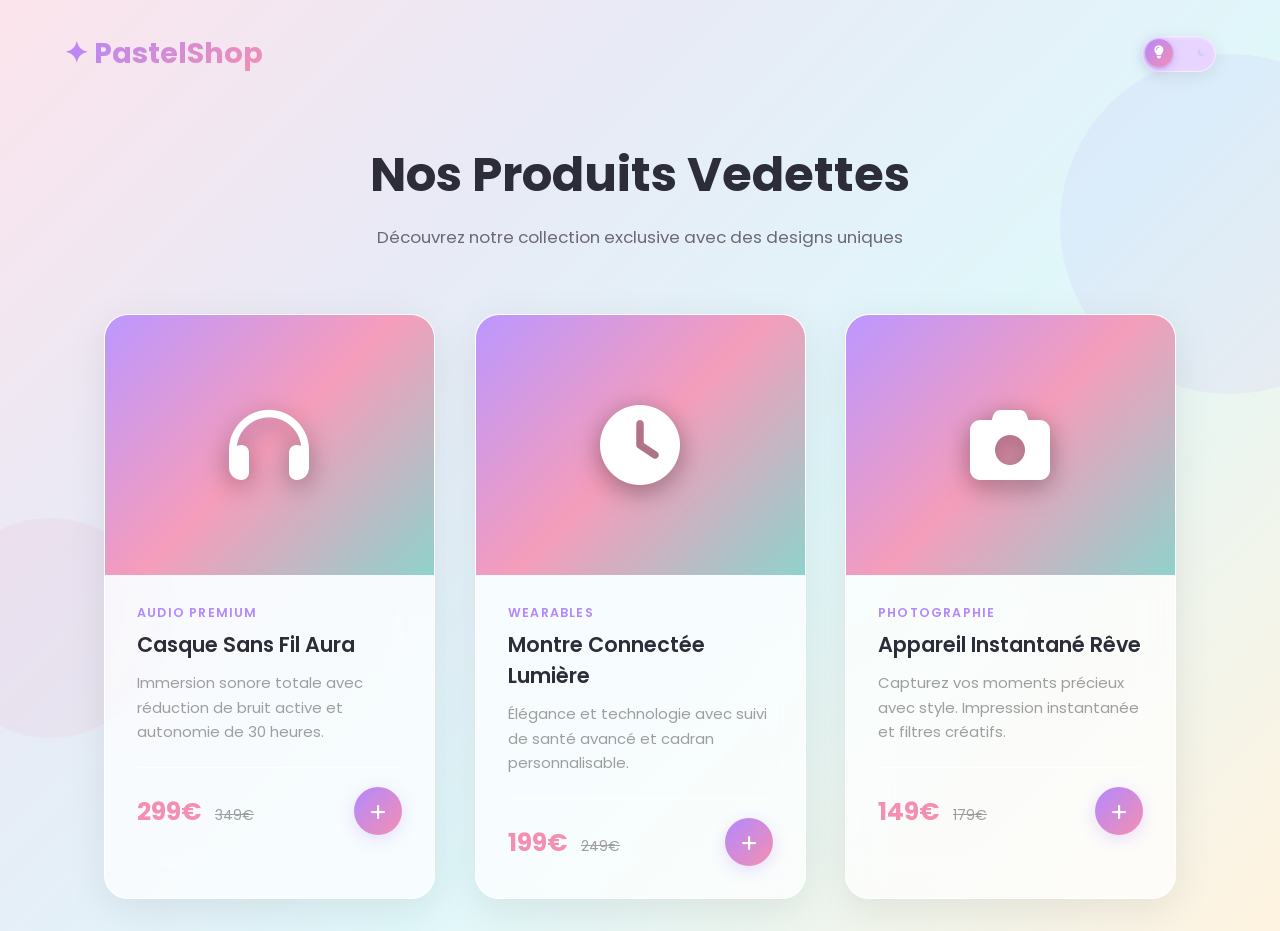
<file: codezlevibe.html>
<!doctype html>
<html lang="fr" data-theme="light">
  <head>
    <meta charset="UTF-8" />
    <meta name="viewport" content="width=device-width, initial-scale=1.0" />
    <title>Galerie de Produits — Collection Pastel</title>
    <link
      href="https://cdnjs.cloudflare.com/ajax/libs/font-awesome/6.5.1/css/all.min.css"
      rel="stylesheet"
    />
    <link
      href="https://fonts.googleapis.com/css2?family=Poppins:wght@300;400;500;600;700&display=swap"
      rel="stylesheet"
    />
    <style>
      :root {
        --bg-gradient-start: #fce4ec;
        --bg-gradient-mid1: #e8eaf6;
        --bg-gradient-mid2: #e0f7fa;
        --bg-gradient-end: #fff3e0;
        --card-bg: rgba(255, 255, 255, 0.72);
        --card-border: rgba(255, 255, 255, 0.9);
        --text-primary: #2d2d3a;
        --text-secondary: #6d6875;
        --text-muted: #9e9e9e;
        --accent-purple: #b388ff;
        --accent-pink: #f48fb1;
        --accent-teal: #80cbc4;
        --shadow: rgba(0, 0, 0, 0.08);
        --shadow-hover: rgba(179, 136, 255, 0.28);
        --toggle-track-light: #e8d5ff;
        --toggle-track-dark: #3a2060;
        --body-transition:
          background 0.6s cubic-bezier(0.4, 0, 0.2, 1),
          color 0.6s cubic-bezier(0.4, 0, 0.2, 1);
      }

      [data-theme="dark"] {
        --bg-gradient-start: #1a1a2e;
        --bg-gradient-mid1: #16213e;
        --bg-gradient-mid2: #0f3460;
        --bg-gradient-end: #533483;
        --card-bg: rgba(30, 30, 46, 0.72);
        --card-border: rgba(255, 255, 255, 0.1);
        --text-primary: #f8f9fa;
        --text-secondary: #dee2e6;
        --text-muted: #adb5bd;
        --accent-purple: #d4a5ff;
        --accent-pink: #ffb3c6;
        --accent-teal: #a8e6cf;
        --shadow: rgba(0, 0, 0, 0.32);
        --shadow-hover: rgba(212, 165, 255, 0.2);
      }

      *,
      *::before,
      *::after {
        margin: 0;
        padding: 0;
        box-sizing: border-box;
      }

      body {
        font-family: "Poppins", sans-serif;
        background: linear-gradient(
          135deg,
          var(--bg-gradient-start) 0%,
          var(--bg-gradient-mid1) 30%,
          var(--bg-gradient-mid2) 60%,
          var(--bg-gradient-end) 100%
        );
        min-height: 100vh;
        overflow-x: hidden;
        transition: var(--body-transition);
      }

      /* ─── Floating shapes ─── */
      .floating-shape {
        position: fixed;
        border-radius: 50%;
        pointer-events: none;
        will-change: transform;
      }
      .shape-1 {
        width: 340px;
        height: 340px;
        background: var(--accent-purple);
        opacity: 0.09;
        top: 6%;
        right: -120px;
        animation: floatA 7s ease-in-out infinite;
      }
      .shape-2 {
        width: 220px;
        height: 220px;
        background: var(--accent-pink);
        opacity: 0.09;
        bottom: 18%;
        left: -60px;
        animation: floatB 9s ease-in-out infinite;
      }
      .shape-3 {
        width: 160px;
        height: 160px;
        background: var(--accent-teal);
        opacity: 0.08;
        top: 48%;
        right: 9%;
        animation: floatA 11s ease-in-out infinite reverse;
      }

      @keyframes floatA {
        0%,
        100% {
          transform: translateY(0px) rotate(0deg);
        }
        50% {
          transform: translateY(-18px) rotate(6deg);
        }
      }
      @keyframes floatB {
        0%,
        100% {
          transform: translateY(0px) rotate(0deg);
        }
        50% {
          transform: translateY(14px) rotate(-5deg);
        }
      }

      /* ─── Header ─── */
      .header {
        display: flex;
        justify-content: space-between;
        align-items: center;
        padding: 2rem 5%;
        position: relative;
        z-index: 10;
      }

      .logo {
        font-size: 1.8rem;
        font-weight: 700;
        background: linear-gradient(
          135deg,
          var(--accent-purple),
          var(--accent-pink)
        );
        -webkit-background-clip: text;
        -webkit-text-fill-color: transparent;
        background-clip: text;
      }

      /* ─── Toggle ─── */
      .theme-toggle {
        position: relative;
        width: 74px;
        height: 36px;
        cursor: pointer;
        user-select: none;
        -webkit-tap-highlight-color: transparent;
      }

      .toggle-track {
        position: absolute;
        inset: 0;
        border-radius: 50px;
        background: var(--toggle-track-light);
        backdrop-filter: blur(10px);
        border: 1.5px solid rgba(255, 255, 255, 0.55);
        box-shadow:
          0 4px 18px var(--shadow),
          inset 0 1px 3px rgba(255, 255, 255, 0.4);
        transition:
          background 0.5s ease,
          box-shadow 0.4s ease;
        overflow: hidden;
      }

      [data-theme="dark"] .toggle-track {
        background: var(--toggle-track-dark);
        border-color: rgba(255, 255, 255, 0.15);
        box-shadow:
          0 4px 18px rgba(0, 0, 0, 0.45),
          inset 0 1px 3px rgba(0, 0, 0, 0.3);
      }

      /* Stars that appear in dark mode */
      .toggle-track::before {
        content: "";
        position: absolute;
        inset: 0;
        background-image:
          radial-gradient(circle, #fff 1px, transparent 1px),
          radial-gradient(circle, #fff 1px, transparent 1px),
          radial-gradient(circle, #fff 0.7px, transparent 0.7px);
        background-size:
          20px 20px,
          30px 30px,
          15px 15px;
        background-position:
          6px 8px,
          14px 14px,
          10px 4px;
        opacity: 0;
        transition: opacity 0.4s 0.1s ease;
      }
      [data-theme="dark"] .toggle-track::before {
        opacity: 0.5;
      }

      .toggle-icons {
        position: absolute;
        inset: 0;
        display: flex;
        align-items: center;
        justify-content: space-between;
        padding: 0 9px;
        pointer-events: none;
        z-index: 1;
      }
      .toggle-icons .icon-sun,
      .toggle-icons .icon-moon {
        font-size: 0.78rem;
        transition:
          opacity 0.35s ease,
          transform 0.35s ease;
      }
      .toggle-icons .icon-sun {
        color: #f59e0b;
        opacity: 1;
        transform: scale(1) rotate(0deg);
      }
      .toggle-icons .icon-moon {
        color: #c4b5fd;
        opacity: 0.4;
        transform: scale(0.75) rotate(-20deg);
      }
      [data-theme="dark"] .toggle-icons .icon-sun {
        opacity: 0.4;
        transform: scale(0.75) rotate(20deg);
      }
      [data-theme="dark"] .toggle-icons .icon-moon {
        opacity: 1;
        transform: scale(1) rotate(0deg);
      }

      .toggle-thumb {
        position: absolute;
        top: 3px;
        left: 3px;
        width: 28px;
        height: 28px;
        border-radius: 50%;
        background: linear-gradient(135deg, #b388ff, #f48fb1);
        box-shadow:
          0 2px 10px rgba(179, 136, 255, 0.55),
          0 1px 3px rgba(0, 0, 0, 0.18);
        display: flex;
        align-items: center;
        justify-content: center;
        color: white;
        font-size: 0.82rem;
        transition:
          transform 0.45s cubic-bezier(0.68, -0.55, 0.27, 1.55),
          background 0.5s ease,
          box-shadow 0.4s ease;
        z-index: 2;
        will-change: transform;
      }
      [data-theme="dark"] .toggle-thumb {
        transform: translateX(38px);
        background: linear-gradient(135deg, #7c3aed, #4f46e5);
        box-shadow:
          0 2px 10px rgba(124, 58, 237, 0.6),
          0 1px 3px rgba(0, 0, 0, 0.3);
      }

      .theme-toggle:active .toggle-thumb {
        width: 34px;
      }
      [data-theme="dark"].theme-toggle-parent:active .toggle-thumb {
        transform: translateX(32px);
        width: 34px;
      }

      /* ─── Main container ─── */
      .container {
        max-width: 1200px;
        margin: 0 auto;
        padding: 2rem 5%;
      }

      .section-title {
        text-align: center;
        margin-bottom: 4rem;
        opacity: 0;
        animation: fadeInUp 0.9s 0.1s cubic-bezier(0.4, 0, 0.2, 1) forwards;
      }
      .section-title h1 {
        font-size: clamp(2rem, 5vw, 3rem);
        font-weight: 700;
        color: var(--text-primary);
        margin-bottom: 0.8rem;
        transition: color 0.5s ease;
      }
      .section-title p {
        color: var(--text-secondary);
        font-size: 1.05rem;
        transition: color 0.5s ease;
      }

      /* ─── Grid ─── */
      .products-grid {
        display: grid;
        grid-template-columns: repeat(auto-fit, minmax(300px, 1fr));
        gap: 2.5rem;
        perspective: 1200px;
      }

      /* ─── Card ─── */
      .product-card {
        background: var(--card-bg);
        backdrop-filter: blur(22px);
        -webkit-backdrop-filter: blur(22px);
        border-radius: 24px;
        overflow: hidden;
        border: 1px solid var(--card-border);
        box-shadow: 0 10px 40px var(--shadow);
        opacity: 0;
        transform: translateY(40px) scale(0.97);
        animation: cardIn 0.75s cubic-bezier(0.4, 0, 0.2, 1) forwards;
        transition:
          box-shadow 0.4s ease,
          border-color 0.4s ease,
          background 0.5s ease;
        will-change: transform;
      }
      .product-card:nth-child(1) {
        animation-delay: 0.25s;
      }
      .product-card:nth-child(2) {
        animation-delay: 0.42s;
      }
      .product-card:nth-child(3) {
        animation-delay: 0.59s;
      }

      @keyframes cardIn {
        to {
          opacity: 1;
          transform: translateY(0) scale(1);
        }
      }

      /* 3-D tilt handled via JS — only CSS fallback on hover */
      .product-card:hover {
        box-shadow: 0 28px 60px var(--shadow-hover);
        border-color: var(--accent-purple);
      }

      /* ─── Image section ─── */
      .product-image {
        position: relative;
        height: 260px;
        overflow: hidden;
      }
      .product-image::before {
        content: "";
        position: absolute;
        inset: 0;
        background: linear-gradient(
          135deg,
          var(--accent-purple),
          var(--accent-pink),
          var(--accent-teal)
        );
        opacity: 0.88;
        transition: opacity 0.4s ease;
        z-index: 1;
      }
      .product-card:hover .product-image::before {
        opacity: 0.68;
      }

      .product-icon {
        position: absolute;
        top: 50%;
        left: 50%;
        transform: translate(-50%, -50%);
        font-size: 5rem;
        color: #fff;
        z-index: 2;
        text-shadow: 0 8px 28px rgba(0, 0, 0, 0.18);
        transition:
          transform 0.5s cubic-bezier(0.68, -0.55, 0.265, 1.55),
          filter 0.4s ease;
        filter: drop-shadow(0 4px 12px rgba(0, 0, 0, 0.2));
      }
      .product-card:hover .product-icon {
        transform: translate(-50%, -50%) scale(1.22) rotate(8deg);
        filter: drop-shadow(0 8px 20px rgba(0, 0, 0, 0.28));
      }

      /* Badge */
      .product-badge {
        position: absolute;
        top: 18px;
        right: 18px;
        background: rgba(255, 255, 255, 0.95);
        color: var(--accent-pink);
        padding: 0.4rem 1rem;
        border-radius: 50px;
        font-size: 0.72rem;
        font-weight: 600;
        z-index: 3;
        transform: translateX(90px);
        opacity: 0;
        transition:
          transform 0.4s cubic-bezier(0.34, 1.56, 0.64, 1),
          opacity 0.35s ease;
        box-shadow: 0 4px 14px rgba(0, 0, 0, 0.1);
      }
      .product-card:hover .product-badge {
        transform: translateX(0);
        opacity: 1;
      }

      /* Overlay */
      .product-overlay {
        position: absolute;
        bottom: 0;
        left: 0;
        right: 0;
        background: linear-gradient(
          to top,
          rgba(109, 40, 217, 0.92),
          transparent
        );
        padding: 1.8rem;
        transform: translateY(100%);
        transition: transform 0.42s cubic-bezier(0.4, 0, 0.2, 1);
        z-index: 4;
      }
      .product-card:hover .product-overlay {
        transform: translateY(0);
      }

      .overlay-content {
        color: #fff;
        text-align: center;
      }
      .overlay-content h4 {
        font-size: 1rem;
        margin-bottom: 0.4rem;
      }
      .stars {
        color: #ffd700;
        font-size: 0.88rem;
      }
      .stars span {
        opacity: 0.9;
        margin-left: 0.4rem;
      }

      /* ─── Content ─── */
      .product-content {
        padding: 1.8rem 2rem 2rem;
        position: relative;
        transition: background 0.5s ease;
      }
      .product-category {
        color: var(--accent-purple);
        font-size: 0.78rem;
        font-weight: 600;
        text-transform: uppercase;
        letter-spacing: 1.2px;
        margin-bottom: 0.45rem;
        transition: color 0.5s ease;
      }
      .product-title {
        color: var(--text-primary);
        font-size: 1.3rem;
        font-weight: 600;
        margin-bottom: 0.7rem;
        transition: color 0.5s ease;
      }
      .product-description {
        color: var(--text-muted);
        font-size: 0.93rem;
        line-height: 1.65;
        margin-bottom: 1.4rem;
        transition: color 0.5s ease;
      }
      .product-footer {
        display: flex;
        justify-content: space-between;
        align-items: center;
        padding-top: 1.2rem;
        border-top: 1px solid var(--card-border);
        transition: border-color 0.5s ease;
      }
      .product-price {
        font-size: 1.55rem;
        font-weight: 700;
        color: var(--accent-pink);
        transition: color 0.5s ease;
      }
      .product-price .old-price {
        font-size: 0.88rem;
        color: var(--text-muted);
        text-decoration: line-through;
        margin-left: 0.5rem;
        font-weight: 400;
      }

      /* Cart button */
      .btn-add {
        width: 48px;
        height: 48px;
        border-radius: 50%;
        background: linear-gradient(
          135deg,
          var(--accent-purple),
          var(--accent-pink)
        );
        border: none;
        color: white;
        font-size: 1.1rem;
        cursor: pointer;
        display: flex;
        align-items: center;
        justify-content: center;
        box-shadow: 0 4px 16px var(--shadow-hover);
        transition:
          transform 0.25s cubic-bezier(0.34, 1.56, 0.64, 1),
          box-shadow 0.25s ease;
        position: relative;
        overflow: hidden;
      }
      .btn-add::after {
        content: "";
        position: absolute;
        inset: 0;
        background: radial-gradient(
          circle at center,
          rgba(255, 255, 255, 0.35) 0%,
          transparent 70%
        );
        opacity: 0;
        transition: opacity 0.3s ease;
      }
      .btn-add:hover {
        transform: scale(1.12) rotate(90deg);
        box-shadow: 0 8px 28px var(--shadow-hover);
      }
      .btn-add:hover::after {
        opacity: 1;
      }
      .btn-add:active {
        transform: scale(0.9) rotate(90deg);
      }

      /* ─── Notification ─── */
      .notification {
        position: fixed;
        bottom: 28px;
        right: 28px;
        background: var(--card-bg);
        backdrop-filter: blur(20px);
        color: var(--text-primary);
        padding: 1rem 1.4rem;
        border-radius: 18px;
        box-shadow: 0 10px 40px var(--shadow);
        border: 1px solid var(--card-border);
        display: flex;
        align-items: center;
        gap: 1rem;
        z-index: 1000;
        pointer-events: none;
        transform: translateX(120%) translateY(10px);
        opacity: 0;
        transition:
          transform 0.5s cubic-bezier(0.34, 1.56, 0.64, 1),
          opacity 0.4s ease,
          background 0.5s ease,
          color 0.5s ease;
      }
      .notification.show {
        transform: translateX(0) translateY(0);
        opacity: 1;
      }
      .notification.hide {
        transform: translateX(110%) translateY(0);
        opacity: 0;
      }
      .notification-icon {
        width: 38px;
        height: 38px;
        background: linear-gradient(
          135deg,
          var(--accent-purple),
          var(--accent-pink)
        );
        border-radius: 50%;
        display: flex;
        align-items: center;
        justify-content: center;
        color: white;
        font-size: 0.9rem;
        flex-shrink: 0;
      }
      .notification strong {
        display: block;
        margin-bottom: 0.15rem;
        font-size: 0.95rem;
      }
      .notification-sub {
        font-size: 0.85rem;
        color: var(--text-muted);
        transition: color 0.5s;
      }

      /* ─── Keyframes ─── */
      @keyframes fadeInUp {
        from {
          opacity: 0;
          transform: translateY(28px);
        }
        to {
          opacity: 1;
          transform: translateY(0);
        }
      }

      /* ─── Responsive ─── */
      @media (max-width: 768px) {
        .products-grid {
          grid-template-columns: 1fr;
          gap: 2rem;
        }
        .header {
          padding: 1.4rem 5%;
        }
        .product-image {
          height: 230px;
        }
      }
    </style>
  </head>
  <body>
    <div class="floating-shape shape-1"></div>
    <div class="floating-shape shape-2"></div>
    <div class="floating-shape shape-3"></div>

    <header class="header">
      <div class="logo">✦ PastelShop</div>

      <div
        class="theme-toggle"
        id="themeToggle"
        role="switch"
        aria-checked="false"
        aria-label="Basculer thème clair / sombre"
        tabindex="0"
      >
        <div class="toggle-track">
          <div class="toggle-icons">
            <i class="fas fa-sun icon-sun"></i>
            <i class="fas fa-moon icon-moon"></i>
          </div>
        </div>
        <div class="toggle-thumb">
          <i class="fas fa-lightbulb" id="thumbIcon"></i>
        </div>
      </div>
    </header>

    <div class="container">
      <div class="section-title">
        <h1>Nos Produits Vedettes</h1>
        <p>Découvrez notre collection exclusive avec des designs uniques</p>
      </div>

      <div class="products-grid">
        <!-- Carte 1 -->
        <article class="product-card">
          <div class="product-image">
            <span class="product-badge">Nouveau</span>
            <i class="fas fa-headphones product-icon"></i>
            <div class="product-overlay">
              <div class="overlay-content">
                <h4>Évaluation clients</h4>
                <div class="stars">
                  <i class="fas fa-star"></i><i class="fas fa-star"></i
                  ><i class="fas fa-star"></i><i class="fas fa-star"></i
                  ><i class="fas fa-star-half-alt"></i>
                  <span>(4.5)</span>
                </div>
              </div>
            </div>
          </div>
          <div class="product-content">
            <div class="product-category">Audio Premium</div>
            <h3 class="product-title">Casque Sans Fil Aura</h3>
            <p class="product-description">
              Immersion sonore totale avec réduction de bruit active et
              autonomie de 30 heures.
            </p>
            <div class="product-footer">
              <div class="product-price">
                299€ <span class="old-price">349€</span>
              </div>
              <button
                class="btn-add"
                data-product="Casque Aura"
                aria-label="Ajouter au panier"
              >
                <i class="fas fa-plus"></i>
              </button>
            </div>
          </div>
        </article>

        <!-- Carte 2 -->
        <article class="product-card">
          <div class="product-image">
            <span class="product-badge">Populaire</span>
            <i class="fas fa-clock product-icon"></i>
            <div class="product-overlay">
              <div class="overlay-content">
                <h4>Évaluation clients</h4>
                <div class="stars">
                  <i class="fas fa-star"></i><i class="fas fa-star"></i
                  ><i class="fas fa-star"></i><i class="fas fa-star"></i
                  ><i class="fas fa-star"></i>
                  <span>(5.0)</span>
                </div>
              </div>
            </div>
          </div>
          <div class="product-content">
            <div class="product-category">Wearables</div>
            <h3 class="product-title">Montre Connectée Lumière</h3>
            <p class="product-description">
              Élégance et technologie avec suivi de santé avancé et cadran
              personnalisable.
            </p>
            <div class="product-footer">
              <div class="product-price">
                199€ <span class="old-price">249€</span>
              </div>
              <button
                class="btn-add"
                data-product="Montre Lumière"
                aria-label="Ajouter au panier"
              >
                <i class="fas fa-plus"></i>
              </button>
            </div>
          </div>
        </article>

        <!-- Carte 3 -->
        <article class="product-card">
          <div class="product-image">
            <span class="product-badge">Édition Limitée</span>
            <i class="fas fa-camera product-icon"></i>
            <div class="product-overlay">
              <div class="overlay-content">
                <h4>Évaluation clients</h4>
                <div class="stars">
                  <i class="fas fa-star"></i><i class="fas fa-star"></i
                  ><i class="fas fa-star"></i><i class="fas fa-star"></i
                  ><i class="far fa-star"></i>
                  <span>(4.0)</span>
                </div>
              </div>
            </div>
          </div>
          <div class="product-content">
            <div class="product-category">Photographie</div>
            <h3 class="product-title">Appareil Instantané Rêve</h3>
            <p class="product-description">
              Capturez vos moments précieux avec style. Impression instantanée
              et filtres créatifs.
            </p>
            <div class="product-footer">
              <div class="product-price">
                149€ <span class="old-price">179€</span>
              </div>
              <button
                class="btn-add"
                data-product="Appareil Rêve"
                aria-label="Ajouter au panier"
              >
                <i class="fas fa-plus"></i>
              </button>
            </div>
          </div>
        </article>
      </div>
    </div>

    <!-- Notification -->
    <div
      class="notification"
      id="notification"
      role="status"
      aria-live="polite"
    >
      <div class="notification-icon"><i class="fas fa-check"></i></div>
      <div>
        <strong>Ajouté !</strong>
        <span class="notification-sub" id="notifText"
          >Produit ajouté au panier</span
        >
      </div>
    </div>

    <script>
      /* ── Thème ── */
      const html = document.documentElement;
      const toggle = document.getElementById("themeToggle");
      const thumbIcon = document.getElementById("thumbIcon");

      const saved = localStorage.getItem("pg-theme") || "light";
      applyTheme(saved, false);

      function applyTheme(theme, animate) {
        html.setAttribute("data-theme", theme);
        toggle.setAttribute("aria-checked", theme === "dark");
        thumbIcon.className =
          theme === "dark" ? "fas fa-moon" : "fas fa-lightbulb";

        if (animate) {
          /* Ripple au clic : petit flash de fond */
          const ripple = document.createElement("div");
          ripple.style.cssText = `
          position:fixed;inset:0;pointer-events:none;z-index:9999;
          background:${theme === "dark" ? "rgba(20,10,40,0.18)" : "rgba(255,240,250,0.2)"};
          opacity:1;transition:opacity 0.6s ease;
        `;
          document.body.appendChild(ripple);
          requestAnimationFrame(() => {
            ripple.style.opacity = "0";
          });
          setTimeout(() => ripple.remove(), 700);
        }
        localStorage.setItem("pg-theme", theme);
      }

      toggle.addEventListener("click", () => {
        const next =
          html.getAttribute("data-theme") === "light" ? "dark" : "light";
        applyTheme(next, true);
      });
      toggle.addEventListener("keydown", (e) => {
        if (e.key === "Enter" || e.key === " ") {
          e.preventDefault();
          toggle.click();
        }
      });

      /* ── Tilt 3D ── */
      document.querySelectorAll(".product-card").forEach((card) => {
        let raf;
        card.addEventListener("mousemove", (e) => {
          cancelAnimationFrame(raf);
          raf = requestAnimationFrame(() => {
            const r = card.getBoundingClientRect();
            const x = (e.clientX - r.left) / r.width - 0.5;
            const y = (e.clientY - r.top) / r.height - 0.5;
            card.style.transform = `perspective(900px) rotateY(${x * 14}deg) rotateX(${-y * 10}deg) translateY(-12px) scale(1.02)`;
          });
        });
        card.addEventListener("mouseleave", () => {
          cancelAnimationFrame(raf);
          card.style.transform =
            "perspective(900px) rotateY(0) rotateX(0) translateY(0) scale(1)";
          card.style.transition =
            "transform 0.5s cubic-bezier(.4,0,.2,1), box-shadow 0.4s ease, border-color 0.4s ease, background 0.5s ease";
          setTimeout(() => (card.style.transition = ""), 520);
        });
        card.addEventListener("mouseenter", () => {
          card.style.transition = "none";
        });
      });

      /* ── Panier ── */
      let notifTimer;
      const notif = document.getElementById("notification");
      const notifText = document.getElementById("notifText");

      document.querySelectorAll(".btn-add").forEach((btn) => {
        btn.addEventListener("click", function () {
          const name = this.dataset.product;
          notifText.textContent = `${name} ajouté au panier`;

          clearTimeout(notifTimer);
          notif.classList.remove("hide");
          notif.classList.add("show");

          notifTimer = setTimeout(() => {
            notif.classList.remove("show");
            notif.classList.add("hide");
            setTimeout(() => notif.classList.remove("hide"), 500);
          }, 3000);
        });
      });

      /* ── IntersectionObserver (au cas où les cartes sortiraient du viewport) ── */
      const io = new IntersectionObserver(
        (entries) => {
          entries.forEach((e) => {
            if (e.isIntersecting) {
              e.target.style.animationPlayState = "running";
              io.unobserve(e.target);
            }
          });
        },
        { threshold: 0.12 },
      );
      document.querySelectorAll(".product-card").forEach((c) => {
        c.style.animationPlayState = "paused";
        io.observe(c);
      });
    </script>
  </body>
</html>
</file>
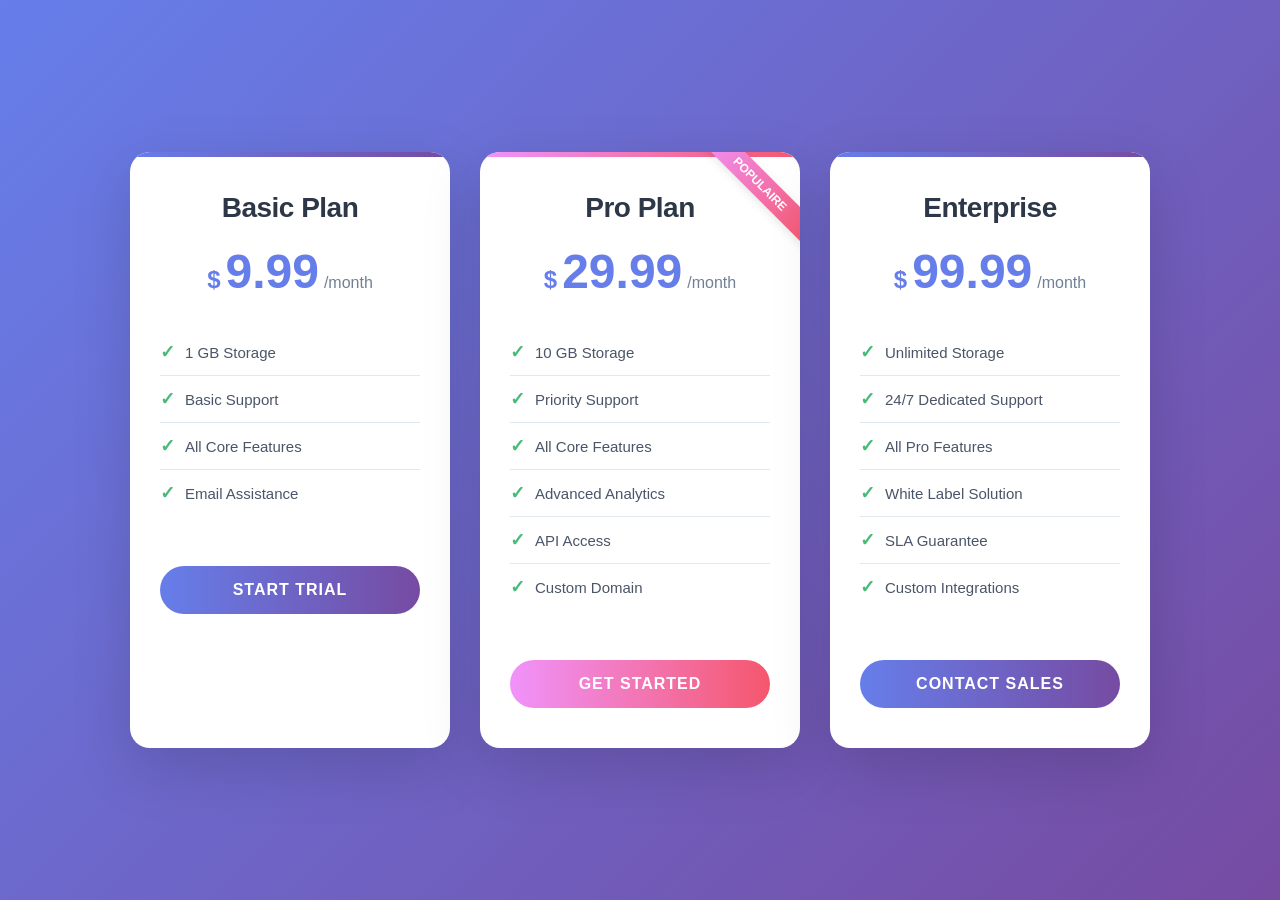
<file: optimisation/optimisation.html>
<!doctype html>
<html lang="fr">
  <head>
    <meta charset="UTF-8" />
    <meta name="viewport" content="width=device-width, initial-scale=1.0" />
    <title>Composant Carte de Prix</title>
    <style>
      * {
        margin: 0;
        padding: 0;
        box-sizing: border-box;
      }

      body {
        font-family: "Segoe UI", Tahoma, Geneva, Verdana, sans-serif;
        background: linear-gradient(135deg, #667eea 0%, #764ba2 100%);
        min-height: 100vh;
        display: flex;
        justify-content: center;
        align-items: center;
        gap: 30px;
        padding: 20px;
        flex-wrap: wrap;
      }

      .pricing-card {
        width: 320px;
        background: #ffffff;
        border-radius: 20px;
        box-shadow: 0 20px 60px rgba(0, 0, 0, 0.15); /* ✅ FIX: box-shadow correct */
        padding: 40px 30px;
        text-align: center;
        transition: all 0.3s ease;
        position: relative;
        overflow: hidden;
      }

      .pricing-card:hover {
        transform: translateY(-10px);
        box-shadow: 0 30px 80px rgba(0, 0, 0, 0.2);
      }

      .pricing-card::before {
        content: "";
        position: absolute;
        top: 0;
        left: 0;
        width: 100%;
        height: 5px;
        background: linear-gradient(90deg, #667eea, #764ba2);
      }

      .pricing-card.popular::before {
        background: linear-gradient(90deg, #f093fb, #f5576c);
      }

      .badge {
        position: absolute;
        top: 20px;
        right: -35px;
        background: linear-gradient(90deg, #f093fb, #f5576c);
        color: white;
        padding: 5px 40px;
        font-size: 12px;
        font-weight: bold;
        transform: rotate(45deg);
        box-shadow: 0 2px 10px rgba(0, 0, 0, 0.1);
      }

      .title {
        font-size: 28px;
        font-weight: 800;
        color: #2d3748;
        margin-bottom: 10px;
        letter-spacing: -0.5px;
      }

      .price {
        font-size: 48px;
        font-weight: 700;
        color: #667eea;
        margin: 20px 0;
        display: flex;
        align-items: baseline;
        justify-content: center;
        gap: 5px;
      }

      .price .currency {
        font-size: 24px;
        font-weight: 600;
      }

      .price .period {
        font-size: 16px;
        color: #718096;
        font-weight: 500;
      }

      .features {
        list-style: none;
        margin: 30px 0;
        text-align: left;
      }

      .features li {
        padding: 12px 0;
        border-bottom: 1px solid #e2e8f0;
        color: #4a5568;
        display: flex;
        align-items: center;
        gap: 10px;
        font-size: 15px;
      }

      .features li:last-child {
        border-bottom: none;
      }

      .features li::before {
        content: "✓";
        color: #48bb78;
        font-weight: bold;
        font-size: 18px;
      }

      .btn {
        width: 100%;
        background: linear-gradient(90deg, #667eea, #764ba2);
        color: white;
        padding: 15px 30px;
        border: none;
        border-radius: 50px;
        font-size: 16px;
        font-weight: 600;
        cursor: pointer;
        transition: all 0.3s ease;
        margin-top: 20px;
        text-transform: uppercase;
        letter-spacing: 1px;
      }

      .btn:hover {
        transform: scale(1.05);
        box-shadow: 0 10px 30px rgba(102, 126, 234, 0.4);
        background: linear-gradient(90deg, #764ba2, #667eea);
      }

      .btn:active {
        transform: scale(0.98);
      }

      .btn.popular-btn {
        background: linear-gradient(90deg, #f093fb, #f5576c);
      }

      .btn.popular-btn:hover {
        box-shadow: 0 10px 30px rgba(245, 87, 108, 0.4);
        background: linear-gradient(90deg, #f5576c, #f093fb);
      }

      /* Animation d'entrée */
      @keyframes fadeInUp {
        from {
          opacity: 0;
          transform: translateY(30px);
        }
        to {
          opacity: 1;
          transform: translateY(0);
        }
      }

      .pricing-card {
        animation: fadeInUp 0.6s ease forwards;
      }

      .pricing-card:nth-child(2) {
        animation-delay: 0.1s;
      }

      .pricing-card:nth-child(3) {
        animation-delay: 0.2s;
      }
    </style>
  </head>
  <body>
    <!-- Les cartes seront injectées ici par JavaScript -->
    <div id="pricing-container"></div>

    <script>
      /**
       * Composant réutilisable PricingCard
       * @param {Object} config - Configuration de la carte
       * @param {string} config.title - Titre du plan
       * @param {number} config.price - Prix mensuel
       * @param {string} config.currency - Symbole monétaire (défaut: '$')
       * @param {Array} config.features - Liste des fonctionnalités
       * @param {string} config.buttonText - Texte du bouton
       * @param {boolean} config.popular - Mettre en avant ce plan
       * @param {Function} config.onClick - Callback au clic sur le bouton
       */
      function PricingCard(config) {
        const {
          title = "Basic Plan",
          price = 9.99,
          currency = "$",
          features = [],
          buttonText = "Start Trial",
          popular = false,
          onClick = () => alert(`Vous avez choisi le plan ${title}!`),
        } = config;

        // Création de l'élément conteneur
        const card = document.createElement("div");
        card.className = `pricing-card ${popular ? "popular" : ""}`;

        // HTML interne de la carte
        card.innerHTML = `
        ${popular ? '<div class="badge">POPULAIRE</div>' : ""}
        <h2 class="title">${title}</h2>  <!-- ✅ FIX: balise correctement fermée -->
        <div class="price">
            <span class="currency">${currency}</span>
            <span>${price}</span>
            <span class="period">/month</span>
        </div>
        <ul class="features">
            ${features.map((feature) => `<li>${feature}</li>`).join("")}
        </ul>
        <button class="btn ${popular ? "popular-btn" : ""}" type="button" aria-label="Souscrire au ${title}">
            ${buttonText}
        </button>
    `;

        // Ajout de l'événement click fonctionnel
        const button = card.querySelector(".btn");
        button.addEventListener("click", onClick);

        return card;
      }

      // Initialisation des cartes
      const container = document.getElementById("pricing-container");
      container.style.display = "flex";
      container.style.gap = "30px";
      container.style.flexWrap = "wrap";
      container.style.justifyContent = "center";

      // Configuration des trois plans
      const plans = [
        {
          title: "Basic Plan",
          price: 9.99,
          features: [
            "1 GB Storage",
            "Basic Support",
            "All Core Features",
            "Email Assistance",
          ],
          buttonText: "Start Trial",
          popular: false,
        },
        {
          title: "Pro Plan",
          price: 29.99,
          features: [
            "10 GB Storage",
            "Priority Support",
            "All Core Features",
            "Advanced Analytics",
            "API Access",
            "Custom Domain",
          ],
          buttonText: "Get Started",
          popular: true,
          onClick: () => {
            // Animation de feedback visuel
            const btn = event.target;
            btn.style.transform = "scale(0.95)";
            setTimeout(() => {
              btn.style.transform = "scale(1.05)";
              alert("🚀 Excellent choix ! Vous allez adorer le Pro Plan !");
            }, 150);
          },
        },
        {
          title: "Enterprise",
          price: 99.99,
          features: [
            "Unlimited Storage",
            "24/7 Dedicated Support",
            "All Pro Features",
            "White Label Solution",
            "SLA Guarantee",
            "Custom Integrations",
          ],
          buttonText: "Contact Sales",
          popular: false,
          onClick: () => alert("📞 Un conseiller vous contactera sous 24h !"),
        },
      ];

      // Rendu des cartes
      plans.forEach((plan) => {
        const card = PricingCard(plan);
        container.appendChild(card);
      });
    </script>
  </body>
</html>
<!-- Bug HTML : <h2 class="title">Basic Plan<h2> - La balise de fermeture est mal formée (<h2> au lieu de </h2>)
Bug CSS : box-shdow au lieu de box-shadow (faute de frappe)
Problème de design : Pas de bordures arrondies, pas d'ombre visible, alignement texte à gauche non optimal pour une carte de prix
Accessibilité : Le bouton n'a pas de type="button" ni d'attributs ARIA-->
</file>
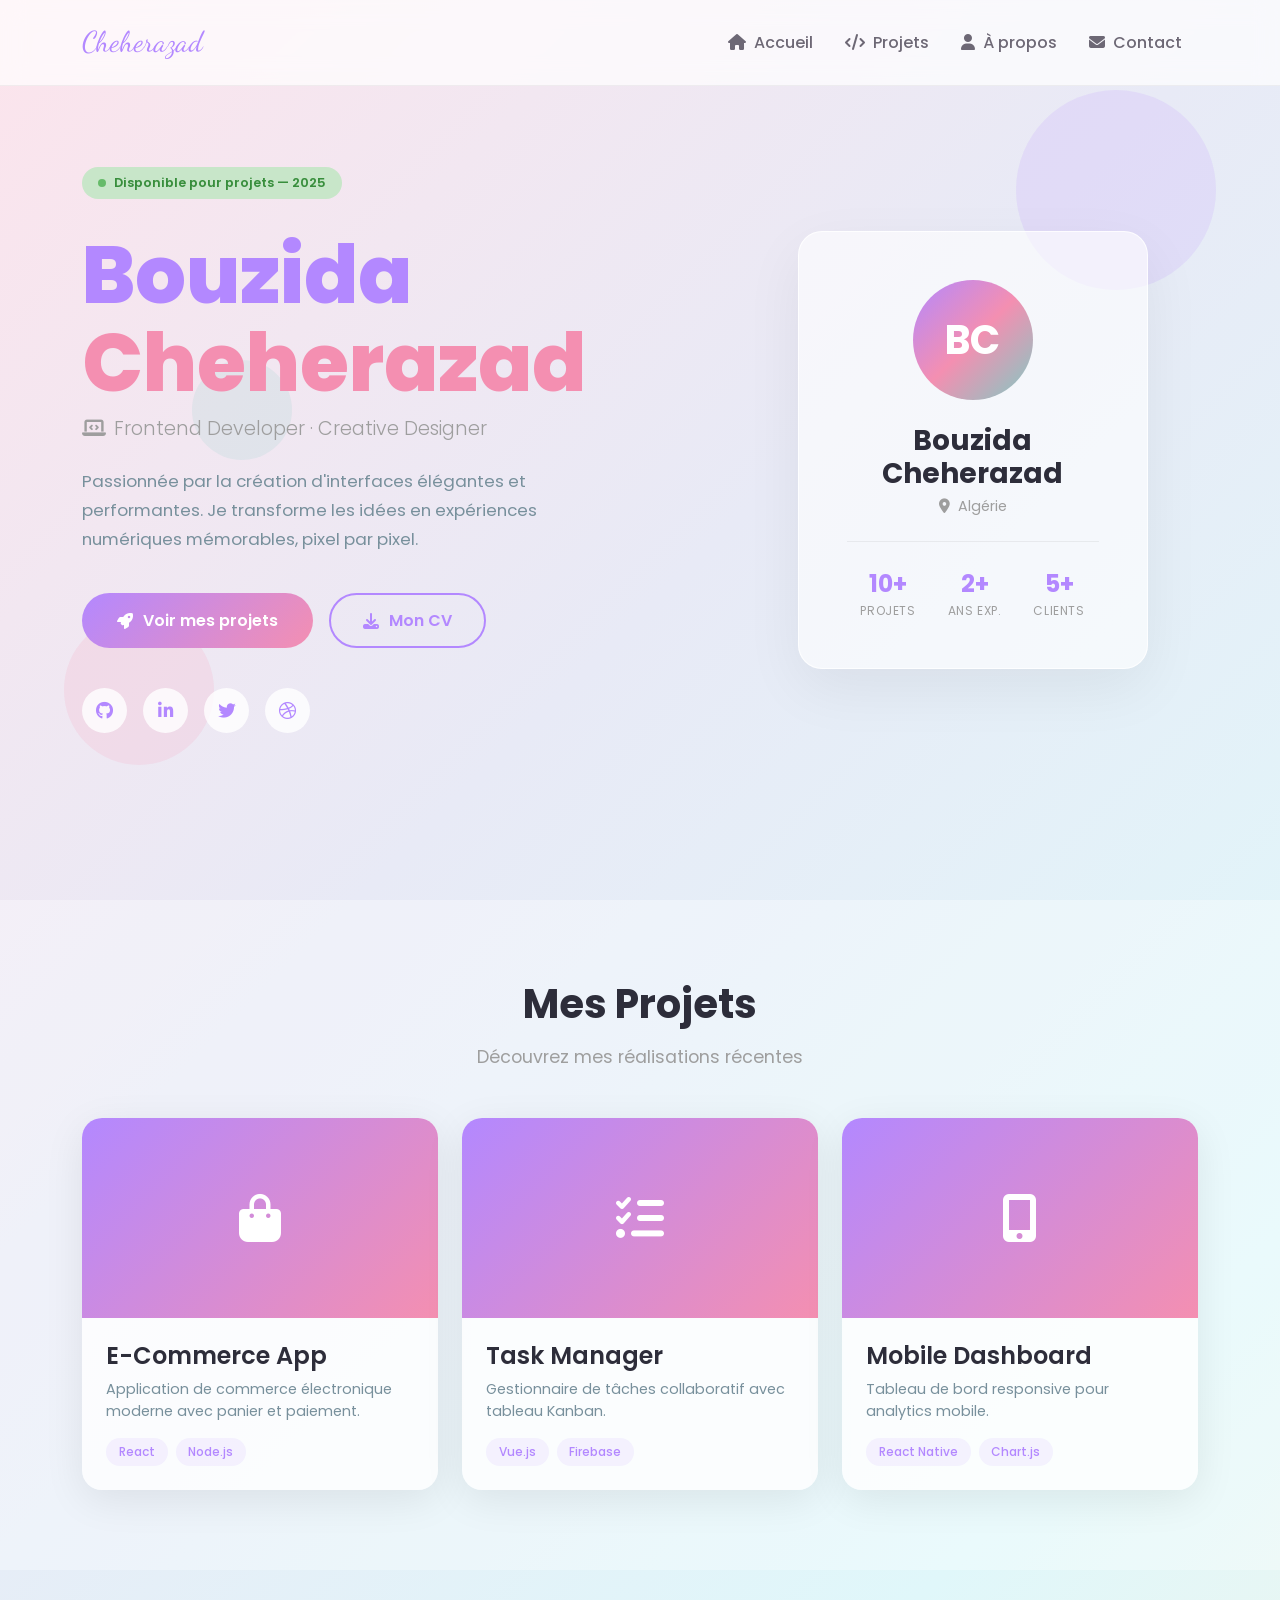
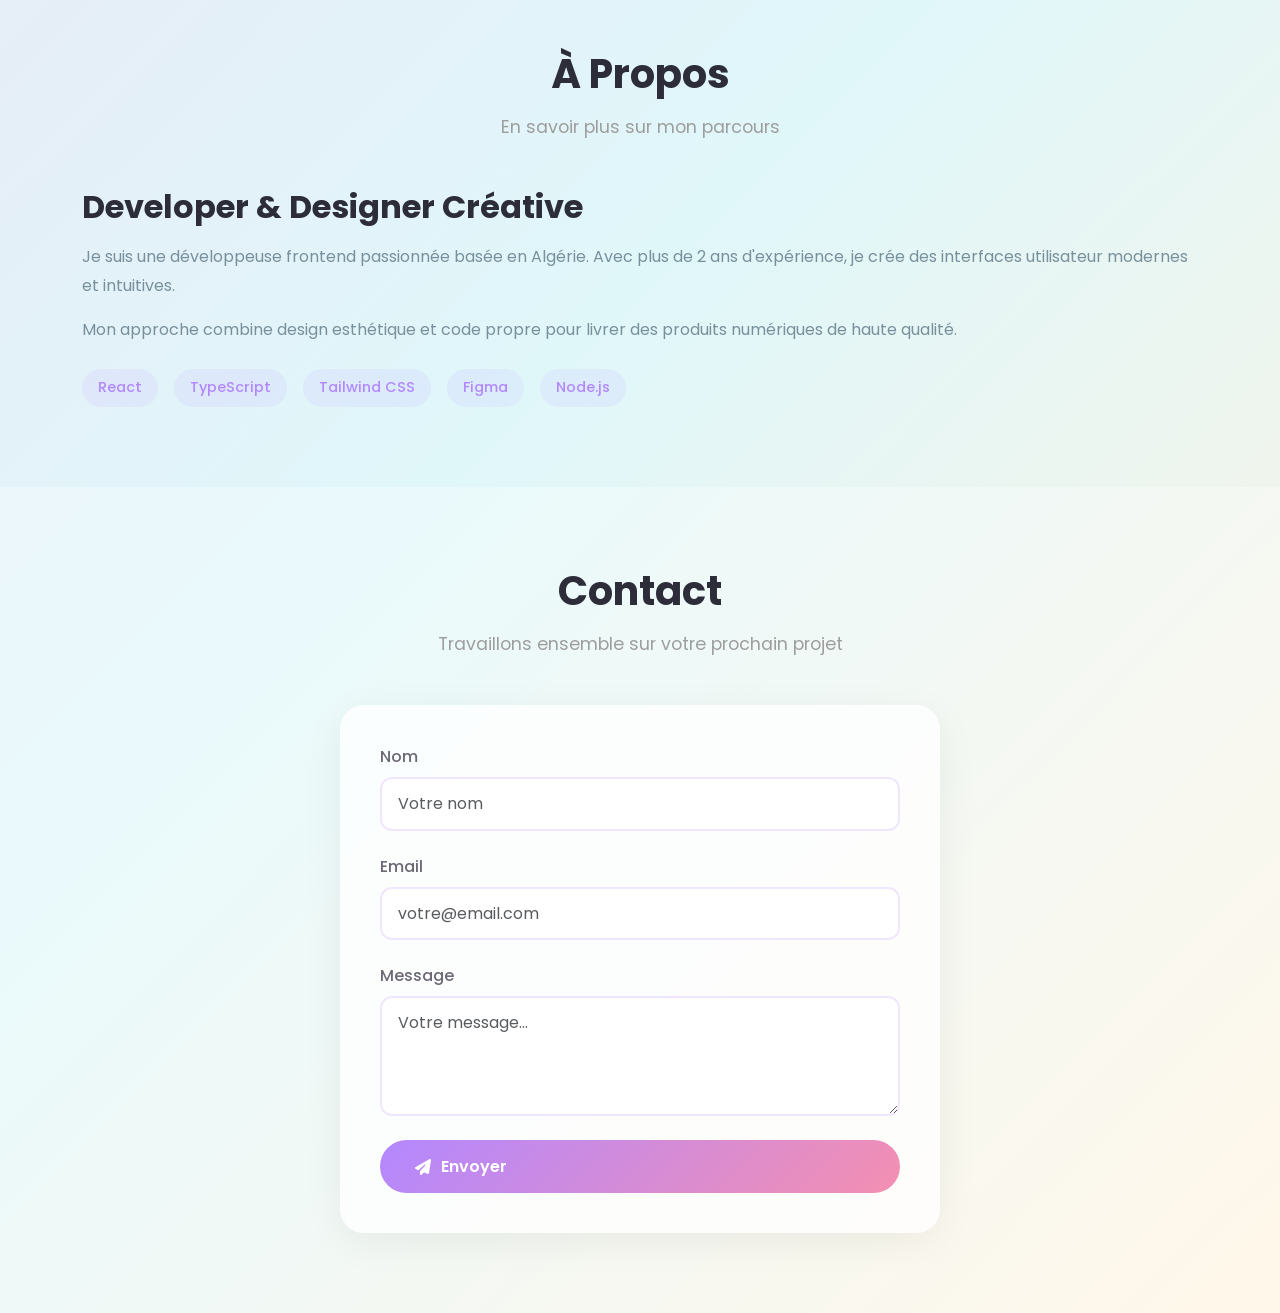
<file: VibeCoding/VibeCoding.html>
<!DOCTYPE html>
<html lang="fr">
<head>
  <meta charset="UTF-8" />
  <meta name="viewport" content="width=device-width, initial-scale=1.0" />
  <title>Portfolio — Bouzida Cheherazad</title>
  <link href="https://cdn.jsdelivr.net/npm/bootstrap@5.3.3/dist/css/bootstrap.min.css" rel="stylesheet" />
  <link href="https://cdnjs.cloudflare.com/ajax/libs/font-awesome/6.5.1/css/all.min.css" rel="stylesheet" />
  <link href="https://fonts.googleapis.com/css2?family=Poppins:wght@300;400;600;700;800&family=Dancing+Script:wght@700&display=swap" rel="stylesheet" />
  <style>
    * { margin: 0; padding: 0; box-sizing: border-box; }

    body {
      font-family: 'Poppins', sans-serif;
      background: linear-gradient(135deg, #fce4ec 0%, #e8eaf6 30%, #e0f7fa 60%, #fff3e0 100%);
      min-height: 100vh;
      overflow-x: hidden;
      scroll-behavior: smooth;
    }

    /* Navbar */
    .navbar-custom {
      background: rgba(255,255,255,0.7);
      backdrop-filter: blur(12px);
      border-bottom: 1px solid rgba(0,0,0,0.05);
      padding: 1rem 0;
    }
    .navbar-custom .navbar-brand {
      font-family: 'Dancing Script', cursive;
      font-size: 1.8rem;
      color: #b388ff;
    }
    .navbar-custom .nav-link {
      color: #6d6875;
      font-weight: 500;
      margin: 0 0.5rem;
      transition: color 0.3s;
    }
    .navbar-custom .nav-link:hover {
      color: #b388ff;
    }

    /* Hero */
    .hero {
      min-height: 100vh;
      display: flex;
      align-items: center;
      position: relative;
      padding-top: 80px;
    }

    .hero-content {
      animation: slideUp 1s ease both;
    }

    .badge-available {
      background: #c8e6c9;
      color: #388e3c;
      font-size: 0.8rem;
      font-weight: 600;
      padding: 0.4rem 1rem;
      border-radius: 50px;
      display: inline-flex;
      align-items: center;
      gap: 0.5rem;
      margin-bottom: 2rem;
    }

    .badge-available .dot {
      width: 8px;
      height: 8px;
      background: #66bb6a;
      border-radius: 50%;
      animation: pulse 2s infinite;
    }

    .hero h1 {
      font-size: clamp(2.5rem, 7vw, 5rem);
      font-weight: 800;
      color: #2d2d3a;
      line-height: 1.1;
      margin-bottom: 0.5rem;
    }

    .hero h1 .first-name {
      color: #b388ff;
    }

    .hero h1 .last-name {
      color: #f48fb1;
    }

    .hero .subtitle {
      font-size: 1.2rem;
      color: #9e9e9e;
      font-weight: 300;
      margin-bottom: 1.5rem;
    }

    .hero .description {
      font-size: 1.05rem;
      color: #78909c;
      max-width: 500px;
      line-height: 1.7;
      margin-bottom: 2.5rem;
    }

    .btn-pastel {
      background: linear-gradient(135deg, #b388ff, #f48fb1);
      color: #fff;
      border: none;
      padding: 0.9rem 2.2rem;
      border-radius: 50px;
      font-family: 'Poppins', sans-serif;
      font-size: 1rem;
      font-weight: 600;
      cursor: pointer;
      transition: transform 0.3s, box-shadow 0.3s;
      text-decoration: none;
      display: inline-flex;
      align-items: center;
      gap: 0.6rem;
    }

    .btn-pastel:hover {
      transform: translateY(-3px);
      box-shadow: 0 12px 30px rgba(179, 136, 255, 0.4);
      color: #fff;
    }

    .btn-outline-pastel {
      background: transparent;
      color: #b388ff;
      border: 2px solid #b388ff;
      padding: 0.85rem 2rem;
      border-radius: 50px;
      font-family: 'Poppins', sans-serif;
      font-size: 1rem;
      font-weight: 600;
      cursor: pointer;
      transition: all 0.3s;
      text-decoration: none;
      display: inline-flex;
      align-items: center;
      gap: 0.6rem;
    }

    .btn-outline-pastel:hover {
      background: #b388ff;
      color: #fff;
      transform: translateY(-3px);
    }

    /* Social icons */
    .social-icons {
      margin-top: 2.5rem;
      display: flex;
      gap: 1rem;
    }

    .social-icons a {
      width: 45px;
      height: 45px;
      border-radius: 50%;
      background: rgba(255,255,255,0.8);
      display: flex;
      align-items: center;
      justify-content: center;
      color: #b388ff;
      font-size: 1.1rem;
      transition: all 0.3s;
      text-decoration: none;
    }

    .social-icons a:hover {
      background: #b388ff;
      color: #fff;
      transform: translateY(-3px);
      box-shadow: 0 8px 20px rgba(179, 136, 255, 0.3);
    }

    /* Hero image area */
    .hero-visual {
      position: relative;
      display: flex;
      align-items: center;
      justify-content: center;
      animation: slideUp 1s ease 0.3s both;
    }

    .hero-card {
      background: rgba(255,255,255,0.6);
      backdrop-filter: blur(16px);
      border-radius: 24px;
      padding: 3rem;
      border: 1px solid rgba(255,255,255,0.8);
      box-shadow: 0 20px 60px rgba(0,0,0,0.06);
      text-align: center;
      max-width: 350px;
      width: 100%;
    }

    .hero-card .avatar {
      width: 120px;
      height: 120px;
      border-radius: 50%;
      background: linear-gradient(135deg, #b388ff, #f48fb1, #80cbc4);
      display: flex;
      align-items: center;
      justify-content: center;
      margin: 0 auto 1.5rem;
      font-size: 2.5rem;
      color: #fff;
      font-weight: 700;
      overflow: hidden;
    }

    .hero-card .avatar img {
      width: 100%;
      height: 100%;
      object-fit: cover;
    }

    .hero-card h3 {
      color: #2d2d3a;
      font-weight: 700;
      margin-bottom: 0.3rem;
    }

    .hero-card p {
      color: #9e9e9e;
      font-size: 0.9rem;
    }

    .stats {
      display: flex;
      justify-content: center;
      gap: 2rem;
      margin-top: 1.5rem;
      padding-top: 1.5rem;
      border-top: 1px solid rgba(0,0,0,0.06);
    }

    .stats .stat-item {
      text-align: center;
    }

    .stats .stat-number {
      font-size: 1.5rem;
      font-weight: 700;
      color: #b388ff;
    }

    .stats .stat-label {
      font-size: 0.75rem;
      color: #9e9e9e;
      text-transform: uppercase;
      letter-spacing: 0.05em;
    }

    /* Sections */
    section {
      padding: 5rem 0;
    }

    .section-title {
      text-align: center;
      margin-bottom: 3rem;
    }

    .section-title h2 {
      font-size: 2.5rem;
      font-weight: 700;
      color: #2d2d3a;
      margin-bottom: 1rem;
    }

    .section-title p {
      color: #9e9e9e;
      font-size: 1.1rem;
    }

    /* Projects Section */
    #projets {
      background: rgba(255,255,255,0.3);
    }

    .project-card {
      background: rgba(255,255,255,0.8);
      border-radius: 20px;
      overflow: hidden;
      box-shadow: 0 10px 40px rgba(0,0,0,0.08);
      transition: transform 0.3s, box-shadow 0.3s;
      height: 100%;
    }

    .project-card:hover {
      transform: translateY(-10px);
      box-shadow: 0 20px 60px rgba(0,0,0,0.12);
    }

    .project-image {
      height: 200px;
      background: linear-gradient(135deg, #b388ff, #f48fb1);
      display: flex;
      align-items: center;
      justify-content: center;
      color: #fff;
      font-size: 3rem;
    }

    .project-content {
      padding: 1.5rem;
    }

    .project-content h4 {
      color: #2d2d3a;
      font-weight: 600;
      margin-bottom: 0.5rem;
    }

    .project-content p {
      color: #78909c;
      font-size: 0.9rem;
      margin-bottom: 1rem;
    }

    .project-tags {
      display: flex;
      gap: 0.5rem;
      flex-wrap: wrap;
    }

    .project-tags span {
      background: rgba(179, 136, 255, 0.1);
      color: #b388ff;
      padding: 0.3rem 0.8rem;
      border-radius: 20px;
      font-size: 0.75rem;
      font-weight: 500;
    }

    /* About Section */
    .about-content {
      display: flex;
      align-items: center;
      gap: 3rem;
    }

    .about-text {
      flex: 1;
    }

    .about-text h3 {
      color: #2d2d3a;
      font-weight: 700;
      margin-bottom: 1rem;
      font-size: 2rem;
    }

    .about-text p {
      color: #78909c;
      line-height: 1.8;
      margin-bottom: 1rem;
    }

    .skills {
      display: flex;
      gap: 1rem;
      flex-wrap: wrap;
      margin-top: 1.5rem;
    }

    .skill-item {
      background: rgba(179, 136, 255, 0.1);
      color: #b388ff;
      padding: 0.5rem 1rem;
      border-radius: 25px;
      font-weight: 500;
      font-size: 0.9rem;
    }

    /* Contact Section */
    #contact {
      background: rgba(255,255,255,0.3);
    }

    .contact-form {
      max-width: 600px;
      margin: 0 auto;
      background: rgba(255,255,255,0.8);
      padding: 2.5rem;
      border-radius: 24px;
      box-shadow: 0 10px 40px rgba(0,0,0,0.06);
    }

    .form-group {
      margin-bottom: 1.5rem;
    }

    .form-group label {
      display: block;
      color: #6d6875;
      font-weight: 500;
      margin-bottom: 0.5rem;
    }

    .form-control {
      width: 100%;
      padding: 0.8rem 1rem;
      border: 2px solid rgba(179, 136, 255, 0.2);
      border-radius: 12px;
      font-family: 'Poppins', sans-serif;
      transition: border-color 0.3s;
      background: rgba(255,255,255,0.9);
    }

    .form-control:focus {
      outline: none;
      border-color: #b388ff;
    }

    textarea.form-control {
      resize: vertical;
      min-height: 120px;
    }

    /* Floating shapes */
    .shape {
      position: absolute;
      border-radius: 50%;
      opacity: 0.15;
      animation: float 6s ease-in-out infinite;
      pointer-events: none;
    }

    .shape-1 {
      width: 200px; height: 200px;
      background: #b388ff;
      top: 10%; right: 5%;
      animation-delay: 0s;
    }

    .shape-2 {
      width: 150px; height: 150px;
      background: #f48fb1;
      bottom: 15%; left: 5%;
      animation-delay: 2s;
    }

    .shape-3 {
      width: 100px; height: 100px;
      background: #80cbc4;
      top: 40%; left: 15%;
      animation-delay: 4s;
    }

    /* Animations */
    @keyframes slideUp {
      from { opacity: 0; transform: translateY(40px); }
      to   { opacity: 1; transform: translateY(0); }
    }

    @keyframes pulse {
      0%, 100% { opacity: 1; transform: scale(1); }
      50% { opacity: 0.5; transform: scale(1.8); }
    }

    @keyframes float {
      0%, 100% { transform: translateY(0); }
      50% { transform: translateY(-20px); }
    }

    /* Responsive */
    @media (max-width: 768px) {
      .hero-visual { margin-top: 3rem; }
      .hero { text-align: center; padding-top: 100px; }
      .description { margin-left: auto; margin-right: auto; }
      .social-icons { justify-content: center; }
      .btn-group-hero { justify-content: center; }
      .about-content { flex-direction: column; text-align: center; }
    }
  </style>
</head>
<body>

  <!-- Navbar -->
  <nav class="navbar navbar-expand-lg navbar-custom fixed-top">
    <div class="container">
      <a class="navbar-brand" href="#accueil">Cheherazad</a>
      <button class="navbar-toggler" type="button" data-bs-toggle="collapse" data-bs-target="#navMenu" aria-label="Menu de navigation">
        <span class="navbar-toggler-icon"></span>
      </button>
      <div class="collapse navbar-collapse" id="navMenu">
        <ul class="navbar-nav ms-auto">
          <li class="nav-item"><a class="nav-link" href="#accueil"><i class="fas fa-home me-1"></i> Accueil</a></li>
          <li class="nav-item"><a class="nav-link" href="#projets"><i class="fas fa-code me-1"></i> Projets</a></li>
          <li class="nav-item"><a class="nav-link" href="#apropos"><i class="fas fa-user me-1"></i> À propos</a></li>
          <li class="nav-item"><a class="nav-link" href="#contact"><i class="fas fa-envelope me-1"></i> Contact</a></li>
        </ul>
      </div>
    </div>
  </nav>

  <!-- Hero Section -->
  <section id="accueil" class="hero">
    <div class="shape shape-1"></div>
    <div class="shape shape-2"></div>
    <div class="shape shape-3"></div>

    <div class="container">
      <div class="row align-items-center">
        <div class="col-lg-7 hero-content">

          <div class="badge-available">
            <span class="dot"></span>
            Disponible pour projets — 2025
          </div>

          <h1>
            <span class="first-name">Bouzida</span><br />
            <span class="last-name">Cheherazad</span>
          </h1>

          <p class="subtitle">
            <i class="fas fa-laptop-code me-2"></i>Frontend Developer · Creative Designer
          </p>

          <p class="description">
            Passionnée par la création d'interfaces élégantes et performantes.
            Je transforme les idées en expériences numériques mémorables, pixel par pixel.
          </p>

          <div class="d-flex gap-3 flex-wrap btn-group-hero">
            <a href="#projets" class="btn-pastel">
              <i class="fas fa-rocket"></i> Voir mes projets
            </a>
            <a href="#" class="btn-outline-pastel" download>
              <i class="fas fa-download"></i> Mon CV
            </a>
          </div>

          <div class="social-icons">
            <a href="https://github.com" target="_blank" rel="noopener noreferrer" aria-label="GitHub"><i class="fab fa-github"></i></a>
            <a href="https://linkedin.com" target="_blank" rel="noopener noreferrer" aria-label="LinkedIn"><i class="fab fa-linkedin-in"></i></a>
            <a href="https://twitter.com" target="_blank" rel="noopener noreferrer" aria-label="Twitter"><i class="fab fa-twitter"></i></a>
            <a href="https://dribbble.com" target="_blank" rel="noopener noreferrer" aria-label="Dribbble"><i class="fab fa-dribbble"></i></a>
          </div>

        </div>

        <div class="col-lg-5 hero-visual">
          <div class="hero-card">
            <div class="avatar">
              <!-- Remplacez par votre photo: <img src="votre-photo.jpg" alt="Bouzida Cheherazad" /> -->
              BC
            </div>
            <h3>Bouzida Cheherazad</h3>
            <p><i class="fas fa-map-marker-alt me-1"></i> Algérie</p>
            <div class="stats">
              <div class="stat-item">
                <div class="stat-number">10+</div>
                <div class="stat-label">Projets</div>
              </div>
              <div class="stat-item">
                <div class="stat-number">2+</div>
                <div class="stat-label">Ans Exp.</div>
              </div>
              <div class="stat-item">
                <div class="stat-number">5+</div>
                <div class="stat-label">Clients</div>
              </div>
            </div>
          </div>
        </div>
      </div>
    </div>
  </section>

  <!-- Projects Section -->
  <section id="projets">
    <div class="container">
      <div class="section-title">
        <h2>Mes Projets</h2>
        <p>Découvrez mes réalisations récentes</p>
      </div>
      <div class="row g-4">
        <div class="col-md-4">
          <div class="project-card">
            <div class="project-image"><i class="fas fa-shopping-bag"></i></div>
            <div class="project-content">
              <h4>E-Commerce App</h4>
              <p>Application de commerce électronique moderne avec panier et paiement.</p>
              <div class="project-tags">
                <span>React</span>
                <span>Node.js</span>
              </div>
            </div>
          </div>
        </div>
        <div class="col-md-4">
          <div class="project-card">
            <div class="project-image"><i class="fas fa-tasks"></i></div>
            <div class="project-content">
              <h4>Task Manager</h4>
              <p>Gestionnaire de tâches collaboratif avec tableau Kanban.</p>
              <div class="project-tags">
                <span>Vue.js</span>
                <span>Firebase</span>
              </div>
            </div>
          </div>
        </div>
        <div class="col-md-4">
          <div class="project-card">
            <div class="project-image"><i class="fas fa-mobile-alt"></i></div>
            <div class="project-content">
              <h4>Mobile Dashboard</h4>
              <p>Tableau de bord responsive pour analytics mobile.</p>
              <div class="project-tags">
                <span>React Native</span>
                <span>Chart.js</span>
              </div>
            </div>
          </div>
        </div>
      </div>
    </div>
  </section>

  <!-- About Section -->
  <section id="apropos">
    <div class="container">
      <div class="section-title">
        <h2>À Propos</h2>
        <p>En savoir plus sur mon parcours</p>
      </div>
      <div class="about-content">
        <div class="about-text">
          <h3>Developer & Designer Créative</h3>
          <p>Je suis une développeuse frontend passionnée basée en Algérie. Avec plus de 2 ans d'expérience, je crée des interfaces utilisateur modernes et intuitives.</p>
          <p>Mon approche combine design esthétique et code propre pour livrer des produits numériques de haute qualité.</p>
          <div class="skills">
            <span class="skill-item">React</span>
            <span class="skill-item">TypeScript</span>
            <span class="skill-item">Tailwind CSS</span>
            <span class="skill-item">Figma</span>
            <span class="skill-item">Node.js</span>
          </div>
        </div>
      </div>
    </div>
  </section>

  <!-- Contact Section -->
  <section id="contact">
    <div class="container">
      <div class="section-title">
        <h2>Contact</h2>
        <p>Travaillons ensemble sur votre prochain projet</p>
      </div>
      <div class="contact-form">
        <form>
          <div class="form-group">
            <label for="name">Nom</label>
            <input type="text" class="form-control" id="name" placeholder="Votre nom" required />
          </div>
          <div class="form-group">
            <label for="email">Email</label>
            <input type="email" class="form-control" id="email" placeholder="votre@email.com" required />
          </div>
          <div class="form-group">
            <label for="message">Message</label>
            <textarea class="form-control" id="message" placeholder="Votre message..." required></textarea>
          </div>
          <button type="submit" class="btn-pastel w-100">
            <i class="fas fa-paper-plane"></i> Envoyer
          </button>
        </form>
      </div>
    </div>
  </section>

  <script src="https://cdn.jsdelivr.net/npm/bootstrap@5.3.3/dist/js/bootstrap.bundle.min.js"></script>
</body>
</html>
</file>
